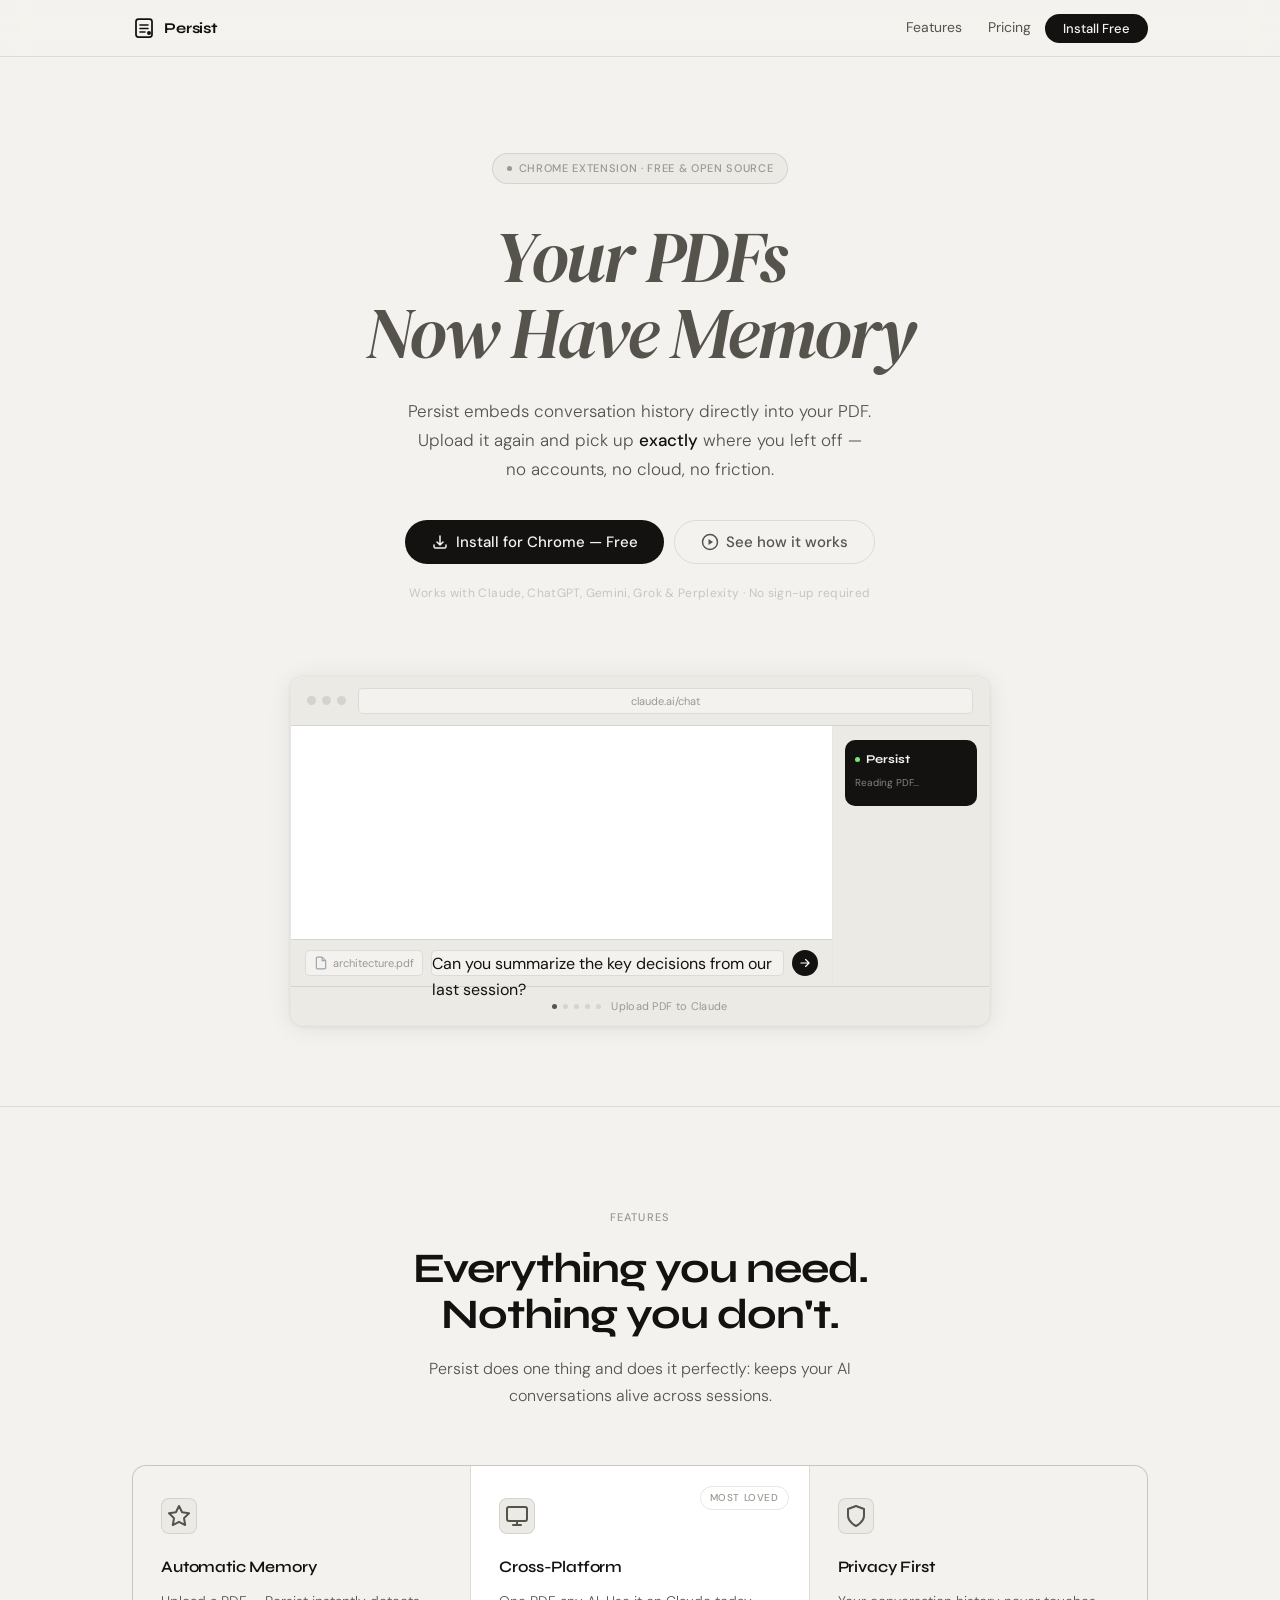
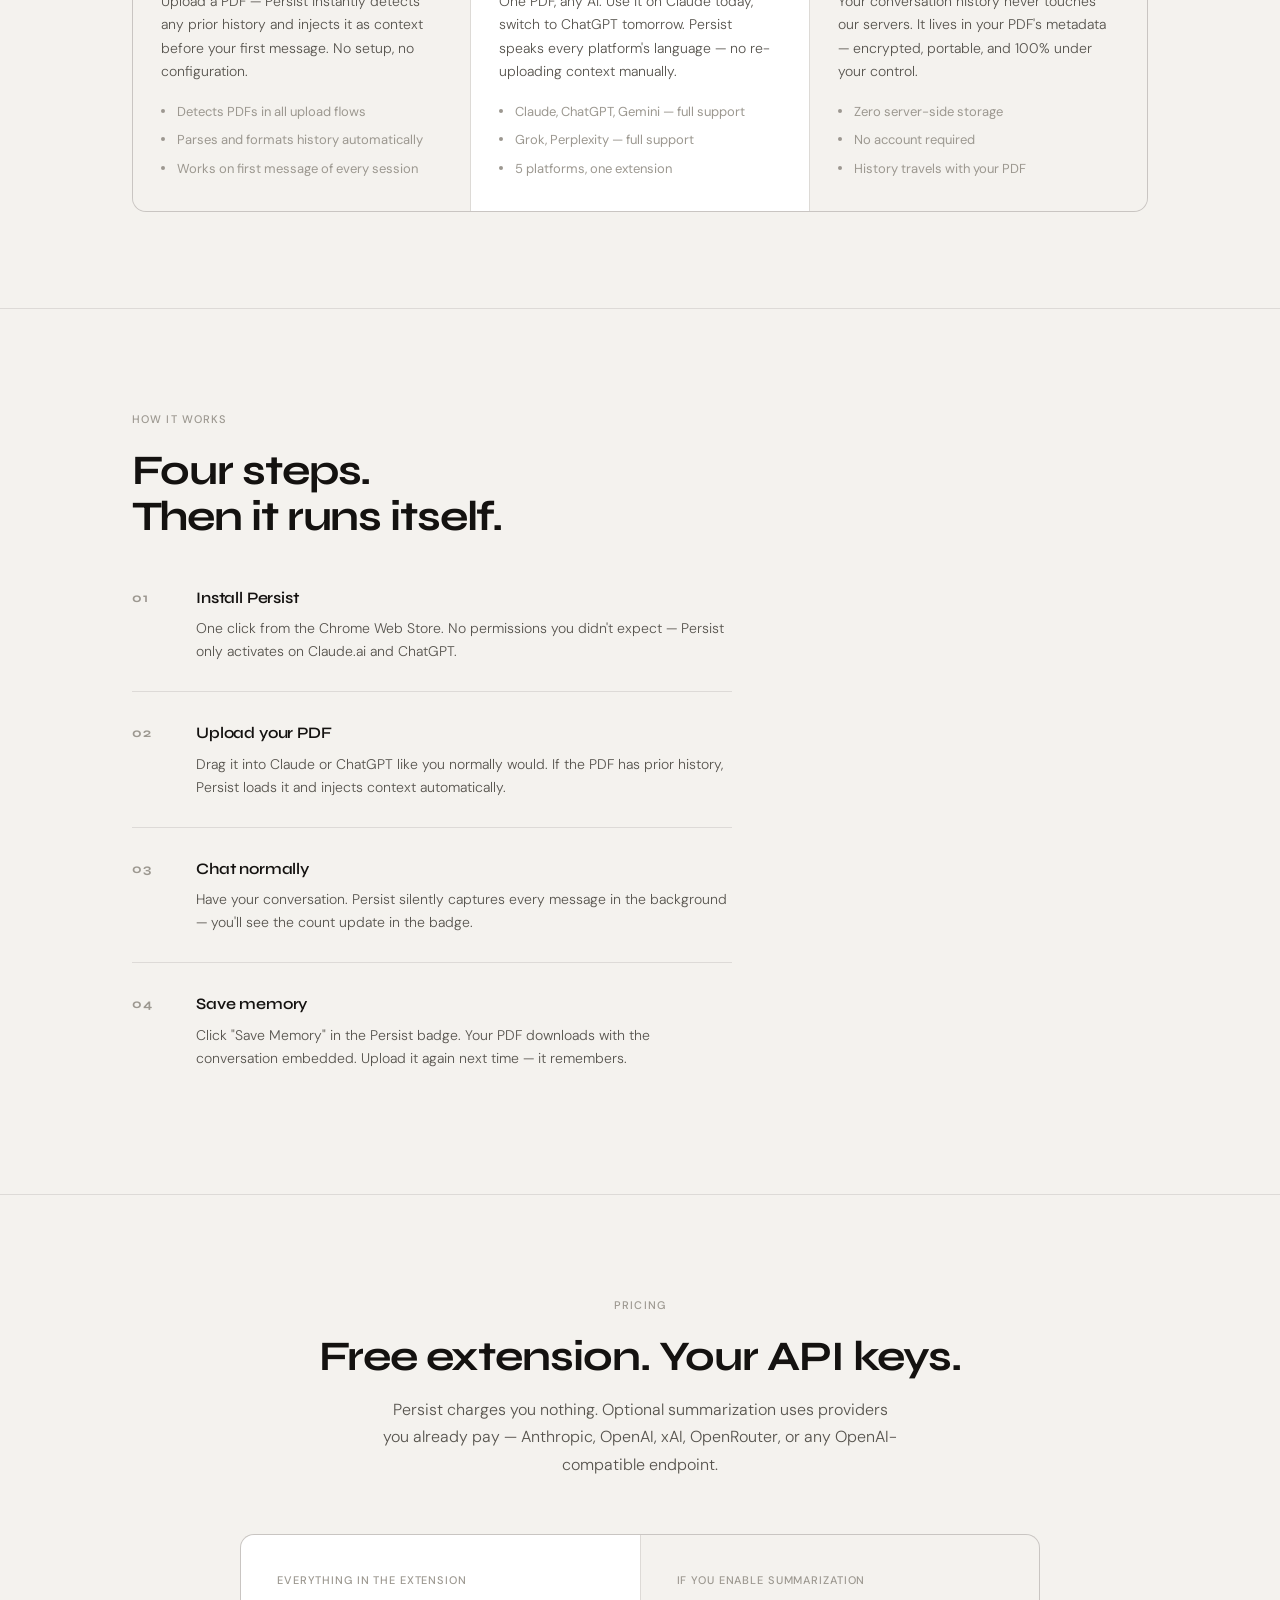
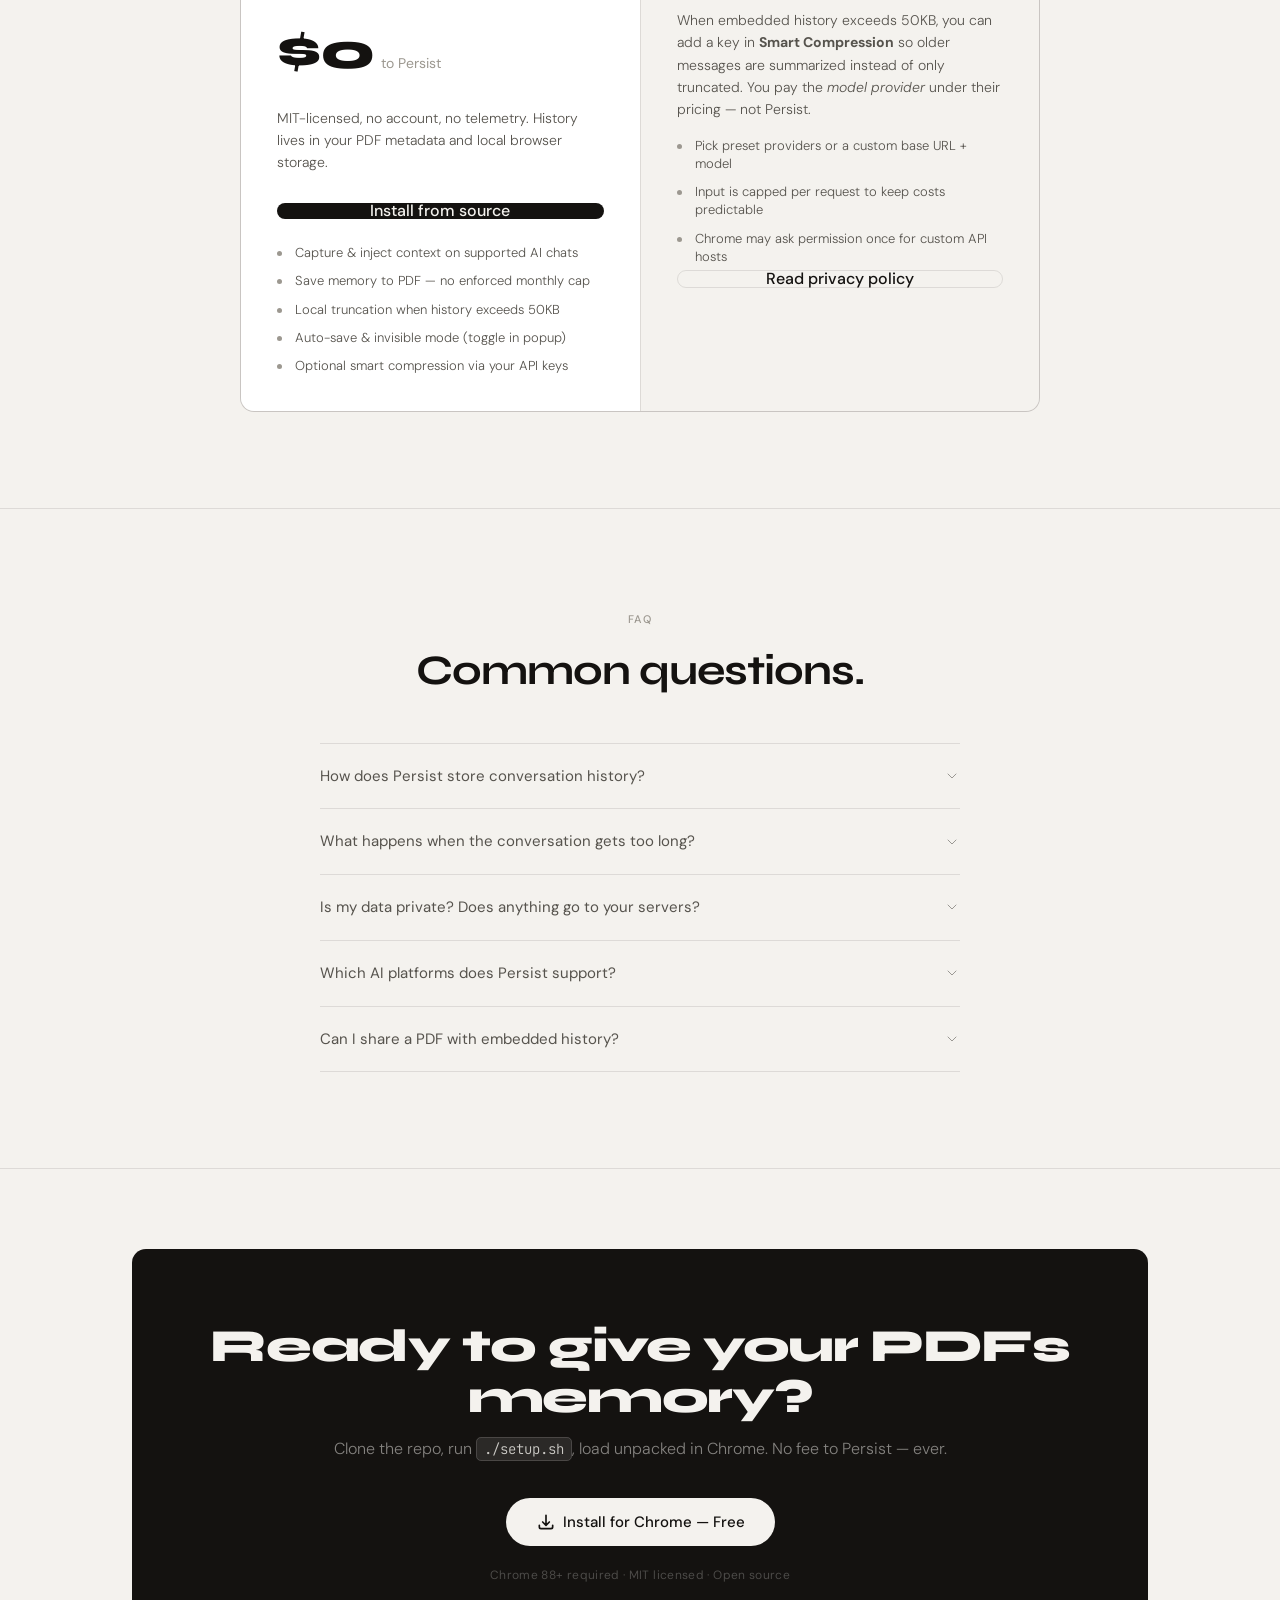
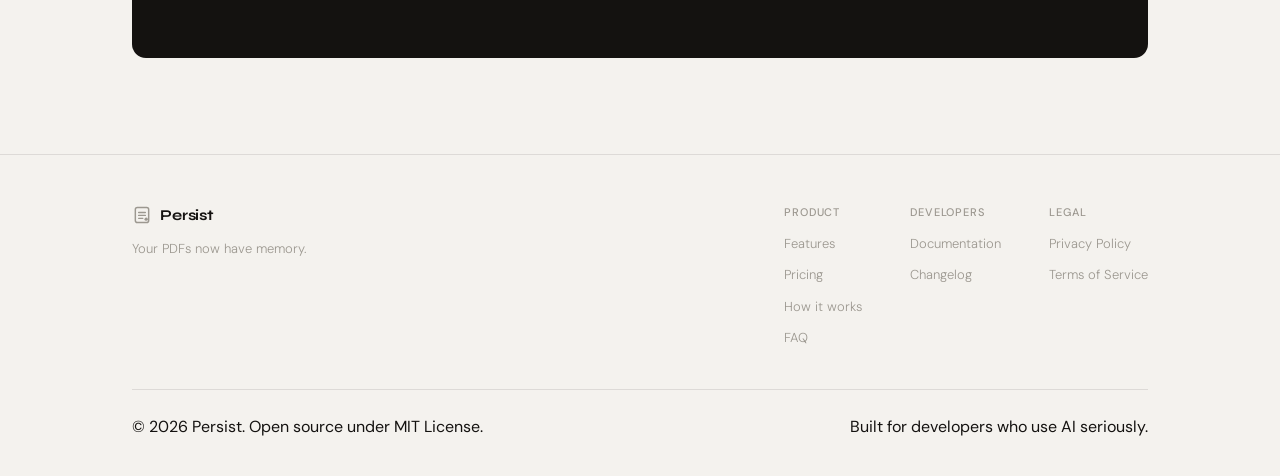
<file: index.html>
<!DOCTYPE html>
<html lang="en">
<head>
  <meta charset="utf-8">
  <meta name="viewport" content="width=device-width, initial-scale=1">
  <meta name="description" content="Persist embeds AI conversation history directly into your PDF. Upload it again on Claude, ChatGPT, Gemini or Grok and pick up exactly where you left off — no accounts, no cloud.">
  <meta property="og:title" content="Persist — AI Memory for PDFs">
  <meta property="og:description" content="Give your PDFs persistent memory. Works with Claude, ChatGPT, Gemini, Grok & Perplexity. Free Chrome extension — no accounts, no servers, 100% private.">
  <meta property="og:type" content="website">
  <meta property="og:url" content="https://apraba05.github.io/persistai/website/">
  <meta name="twitter:card" content="summary_large_image">
  <meta name="twitter:title" content="Persist — AI Memory for PDFs">
  <meta name="twitter:description" content="Give your PDFs persistent memory. Works with Claude, ChatGPT, Gemini, Grok & Perplexity. Free & open source Chrome extension.">
  <title>Persist — AI Memory for PDFs | Free Chrome Extension</title>
  <link rel="preconnect" href="https://fonts.googleapis.com">
  <link rel="preconnect" href="https://fonts.gstatic.com" crossorigin>
  <link href="https://fonts.googleapis.com/css2?family=Syne:wght@400;500;600;700;800&family=DM+Sans:opsz,wght@9..40,300;9..40,400;9..40,500&family=DM+Serif+Display:ital@0;1&family=JetBrains+Mono:wght@400&display=swap" rel="stylesheet">
  <link rel="stylesheet" href="landing/styles.css">
</head>
<body>

  <!-- NAV -->
  <nav class="nav" id="nav">
    <div class="nav-inner">
      <a href="./" class="nav-logo" aria-label="Persist home">
        <svg width="24" height="24" viewBox="0 0 24 24" fill="none" aria-hidden="true">
          <rect x="4" y="3" width="16" height="18" rx="2.5" stroke="#141210" stroke-width="1.75"/>
          <path d="M8 9h8M8 12.5h8M8 16h5" stroke="#141210" stroke-width="1.65" stroke-linecap="round"/>
          <circle cx="17" cy="17" r="2" fill="#141210"/>
        </svg>
        <span>Persist</span>
      </a>
      <div class="nav-links">
        <a href="#features" class="nav-link">Features</a>
        <a href="#pricing" class="nav-link">Pricing</a>
        <a href="#install" class="btn btn-primary btn-sm">Install Free</a>
      </div>
      <button class="nav-hamburger" id="nav-hamburger" aria-label="Open menu">
        <span></span><span></span><span></span>
      </button>
    </div>
    <div class="nav-mobile" id="nav-mobile">
      <a href="#features" class="nav-link">Features</a>
      <a href="#pricing" class="nav-link">Pricing</a>
      <a href="#install" class="btn btn-primary">Install Free</a>
    </div>
  </nav>

  <!-- HERO -->
  <section class="hero" id="hero">
    <div class="hero-bg-glow" aria-hidden="true"></div>
    <div class="container">
      <div class="hero-content">
        <div class="hero-badge">
          <span class="hero-badge-dot"></span>
          Chrome extension · Free &amp; open source
        </div>
        <h1 class="hero-heading">
          <span class="gradient-text">Your PDFs</span><br>
          <span class="gradient-text">Now Have Memory</span>
        </h1>
        <p class="hero-subheading">
          Persist embeds conversation history directly into your PDF.<br>
          Upload it again and pick up <em>exactly</em> where you left off —<br>
          no accounts, no cloud, no friction.
        </p>
        <div class="hero-ctas">
          <a href="#install" class="btn btn-primary btn-lg" id="hero-install-btn">
            <svg width="18" height="18" viewBox="0 0 24 24" fill="none" aria-hidden="true">
              <path d="M4 16v2a2 2 0 002 2h12a2 2 0 002-2v-2M12 4v12M8 12l4 4 4-4" stroke="currentColor" stroke-width="2" stroke-linecap="round" stroke-linejoin="round"/>
            </svg>
            Install for Chrome — Free
          </a>
          <a href="#demo" class="btn btn-ghost btn-lg">
            <svg width="18" height="18" viewBox="0 0 24 24" fill="none" aria-hidden="true">
              <circle cx="12" cy="12" r="10" stroke="currentColor" stroke-width="2"/>
              <path d="M10 8l6 4-6 4V8z" fill="currentColor"/>
            </svg>
            See how it works
          </a>
        </div>
        <p class="hero-note">Works with Claude, ChatGPT, Gemini, Grok & Perplexity · No sign-up required</p>
      </div>

      <!-- ANIMATED DEMO -->
      <div class="demo-window" id="demo" aria-label="Extension demo animation">
        <div class="demo-chrome">
          <div class="demo-chrome-dots">
            <span></span><span></span><span></span>
          </div>
          <div class="demo-chrome-url">claude.ai/chat</div>
        </div>
        <div class="demo-body">
          <!-- Left: Chat UI -->
          <div class="demo-chat">
            <div class="demo-chat-messages" id="demo-messages">
              <!-- Populated by JS -->
            </div>
            <div class="demo-chat-input-area">
              <div class="demo-attachment" id="demo-attachment">
                <svg width="14" height="14" viewBox="0 0 24 24" fill="none" aria-hidden="true">
                  <path d="M14 2H6a2 2 0 00-2 2v16a2 2 0 002 2h12a2 2 0 002-2V8l-6-6z" stroke="#9ca3af" stroke-width="2" stroke-linejoin="round"/>
                  <path d="M14 2v6h6" stroke="#9ca3af" stroke-width="2" stroke-linejoin="round"/>
                </svg>
                <span id="demo-attachment-name">architecture.pdf</span>
              </div>
              <div class="demo-chat-input" id="demo-input"></div>
              <button class="demo-send-btn" id="demo-send-btn" aria-label="Send">
                <svg width="14" height="14" viewBox="0 0 24 24" fill="none">
                  <path d="M5 12h14M13 6l6 6-6 6" stroke="white" stroke-width="2" stroke-linecap="round" stroke-linejoin="round"/>
                </svg>
              </button>
            </div>
          </div>

          <!-- Right: Persist Badge -->
          <div class="demo-badge-area">
            <div class="demo-persist-badge" id="demo-badge">
              <div class="demo-badge-header">
                <span class="demo-badge-dot" id="demo-badge-dot"></span>
                <span class="demo-badge-label" id="demo-badge-label">Persist</span>
              </div>
              <div class="demo-badge-status" id="demo-badge-status">Watching for PDF...</div>
              <div class="demo-badge-stats" id="demo-badge-stats"></div>
              <button class="demo-save-btn" id="demo-save-btn" style="display:none">Save Memory</button>
            </div>
          </div>
        </div>

        <!-- Phase label -->
        <div class="demo-phase-bar">
          <div class="demo-phase-dots" id="demo-phase-dots">
            <span class="demo-phase-dot active" data-phase="0"></span>
            <span class="demo-phase-dot" data-phase="1"></span>
            <span class="demo-phase-dot" data-phase="2"></span>
            <span class="demo-phase-dot" data-phase="3"></span>
            <span class="demo-phase-dot" data-phase="4"></span>
          </div>
          <span class="demo-phase-label" id="demo-phase-label">Upload PDF</span>
        </div>
      </div>
    </div>
  </section>

  <!-- FEATURES -->
  <section class="features" id="features">
    <div class="container">
      <div class="section-label">Features</div>
      <h2 class="section-heading">Everything you need.<br>Nothing you don't.</h2>
      <p class="section-subheading">Persist does one thing and does it perfectly: keeps your AI conversations alive across sessions.</p>

      <div class="features-grid">

        <div class="feature-card">
          <div class="feature-icon feature-icon-purple">
            <svg width="24" height="24" viewBox="0 0 24 24" fill="none" aria-hidden="true">
              <path d="M12 2l3.09 6.26L22 9.27l-5 4.87 1.18 6.88L12 17.77l-6.18 3.25L7 14.14 2 9.27l6.91-1.01L12 2z" stroke="currentColor" stroke-width="2" stroke-linejoin="round"/>
            </svg>
          </div>
          <h3 class="feature-title">Automatic Memory</h3>
          <p class="feature-desc">Upload a PDF — Persist instantly detects any prior history and injects it as context before your first message. No setup, no configuration.</p>
          <ul class="feature-list">
            <li>Detects PDFs in all upload flows</li>
            <li>Parses and formats history automatically</li>
            <li>Works on first message of every session</li>
          </ul>
        </div>

        <div class="feature-card feature-card-highlight">
          <div class="feature-card-popular">Most loved</div>
          <div class="feature-icon feature-icon-green">
            <svg width="24" height="24" viewBox="0 0 24 24" fill="none" aria-hidden="true">
              <rect x="2" y="3" width="20" height="14" rx="2" stroke="currentColor" stroke-width="2"/>
              <path d="M8 21h8M12 17v4" stroke="currentColor" stroke-width="2" stroke-linecap="round"/>
            </svg>
          </div>
          <h3 class="feature-title">Cross-Platform</h3>
          <p class="feature-desc">One PDF, any AI. Use it on Claude today, switch to ChatGPT tomorrow. Persist speaks every platform's language — no re-uploading context manually.</p>
          <ul class="feature-list">
            <li>Claude, ChatGPT, Gemini — full support</li>
            <li>Grok, Perplexity — full support</li>
            <li>5 platforms, one extension</li>
          </ul>
        </div>

        <div class="feature-card">
          <div class="feature-icon feature-icon-blue">
            <svg width="24" height="24" viewBox="0 0 24 24" fill="none" aria-hidden="true">
              <path d="M12 22s8-4 8-10V5l-8-3-8 3v7c0 6 8 10 8 10z" stroke="currentColor" stroke-width="2" stroke-linejoin="round"/>
            </svg>
          </div>
          <h3 class="feature-title">Privacy First</h3>
          <p class="feature-desc">Your conversation history never touches our servers. It lives in your PDF's metadata — encrypted, portable, and 100% under your control.</p>
          <ul class="feature-list">
            <li>Zero server-side storage</li>
            <li>No account required</li>
            <li>History travels with your PDF</li>
          </ul>
        </div>

      </div>
    </div>
  </section>

  <!-- HOW IT WORKS -->
  <section class="how-it-works" id="how-it-works">
    <div class="container">
      <div class="section-label">How it works</div>
      <h2 class="section-heading">Four steps.<br>Then it runs itself.</h2>

      <div class="steps">
        <div class="step">
          <div class="step-number">01</div>
          <div class="step-content">
            <h3 class="step-title">Install Persist</h3>
            <p class="step-desc">One click from the Chrome Web Store. No permissions you didn't expect — Persist only activates on Claude.ai and ChatGPT.</p>
          </div>
        </div>
        <div class="step-connector" aria-hidden="true"></div>
        <div class="step">
          <div class="step-number">02</div>
          <div class="step-content">
            <h3 class="step-title">Upload your PDF</h3>
            <p class="step-desc">Drag it into Claude or ChatGPT like you normally would. If the PDF has prior history, Persist loads it and injects context automatically.</p>
          </div>
        </div>
        <div class="step-connector" aria-hidden="true"></div>
        <div class="step">
          <div class="step-number">03</div>
          <div class="step-content">
            <h3 class="step-title">Chat normally</h3>
            <p class="step-desc">Have your conversation. Persist silently captures every message in the background — you'll see the count update in the badge.</p>
          </div>
        </div>
        <div class="step-connector" aria-hidden="true"></div>
        <div class="step">
          <div class="step-number">04</div>
          <div class="step-content">
            <h3 class="step-title">Save memory</h3>
            <p class="step-desc">Click "Save Memory" in the Persist badge. Your PDF downloads with the conversation embedded. Upload it again next time — it remembers.</p>
          </div>
        </div>
      </div>
    </div>
  </section>

  <!-- PRICING -->
  <section class="pricing" id="pricing">
    <div class="container">
      <div class="section-label">Pricing</div>
      <h2 class="section-heading">Free extension. Your API keys.</h2>
      <p class="section-subheading">Persist charges you nothing. Optional summarization uses providers you already pay — Anthropic, OpenAI, xAI, OpenRouter, or any OpenAI-compatible endpoint.</p>

      <div class="pricing-layout">
        <div class="pricing-card pricing-card-primary">
          <div class="pricing-tier">Everything in the extension</div>
          <div class="pricing-price">
            <span class="pricing-amount">$0</span>
            <span class="pricing-period">to Persist</span>
          </div>
          <p class="pricing-desc">MIT-licensed, no account, no telemetry. History lives in your PDF metadata and local browser storage.</p>
          <a href="#install" class="btn btn-primary btn-full">Install from source</a>
          <ul class="pricing-features">
            <li class="feat-yes">Capture &amp; inject context on supported AI chats</li>
            <li class="feat-yes">Save memory to PDF — no enforced monthly cap</li>
            <li class="feat-yes">Local truncation when history exceeds 50KB</li>
            <li class="feat-yes">Auto-save &amp; invisible mode (toggle in popup)</li>
            <li class="feat-yes">Optional smart compression via your API keys</li>
          </ul>
        </div>

        <div class="pricing-card pricing-card-secondary">
          <div class="pricing-tier">If you enable summarization</div>
          <p class="pricing-desc pricing-desc-tight">When embedded history exceeds 50KB, you can add a key in <strong>Smart Compression</strong> so older messages are summarized instead of only truncated. You pay the <em>model provider</em> under their pricing — not Persist.</p>
          <ul class="pricing-features pricing-features-compact">
            <li class="feat-yes">Pick preset providers or a custom base URL + model</li>
            <li class="feat-yes">Input is capped per request to keep costs predictable</li>
            <li class="feat-yes">Chrome may ask permission once for custom API hosts</li>
          </ul>
          <a href="./privacy.html" class="btn btn-outline btn-full">Read privacy policy</a>
        </div>
      </div>
    </div>
  </section>

  <!-- FAQ -->
  <section class="faq" id="faq">
    <div class="container">
      <div class="section-label">FAQ</div>
      <h2 class="section-heading">Common questions.</h2>
      <div class="faq-list">

        <details class="faq-item">
          <summary class="faq-question">How does Persist store conversation history?</summary>
          <div class="faq-answer">
            <p>Persist writes conversation history to your PDF's metadata field — specifically the document info dictionary using a custom <code>PersistHistory</code> key. The data is base64-encoded JSON. Your original PDF content is never modified, only the metadata layer. The file size increase is proportional to the conversation length.</p>
          </div>
        </details>

        <details class="faq-item">
          <summary class="faq-question">What happens when the conversation gets too long?</summary>
          <div class="faq-answer">
            <p>Metadata is capped around 50KB. Without an API key, Persist truncates older messages locally and adds a notice. With an optional key (Smart Compression), it can summarize older turns using the provider and model you configure, keeping a fixed number of recent messages verbatim.</p>
          </div>
        </details>

        <details class="faq-item">
          <summary class="faq-question">Is my data private? Does anything go to your servers?</summary>
          <div class="faq-answer">
            <p>Persist does not run a backend for your chats. History is stored in the PDF and in local extension storage. If you enable summarization, message text is sent only to the API endpoint you choose, using your key — not to Persist.</p>
          </div>
        </details>

        <details class="faq-item">
          <summary class="faq-question">Which AI platforms does Persist support?</summary>
          <div class="faq-answer">
            <p>Persist currently supports <strong>Claude.ai</strong> and <strong>ChatGPT</strong>. Since history is stored in the PDF itself, you can use a PDF on Claude today and open it on ChatGPT tomorrow — the history travels with the file. Additional platforms are on the roadmap.</p>
          </div>
        </details>

        <details class="faq-item">
          <summary class="faq-question">Can I share a PDF with embedded history?</summary>
          <div class="faq-answer">
            <p>Yes. The file is a normal PDF; metadata is readable by tools that read PDF info. Recipients can continue the thread in any supported chat with Persist installed. Treat shared PDFs like any sensitive document.</p>
          </div>
        </details>

      </div>
    </div>
  </section>

  <!-- INSTALL CTA -->
  <section class="cta-section" id="install">
    <div class="container">
      <div class="cta-card">
        <div class="cta-glow" aria-hidden="true"></div>
        <h2 class="cta-heading">Ready to give your PDFs memory?</h2>
        <p class="cta-desc">Clone the repo, run <code class="cta-code">./setup.sh</code>, load unpacked in Chrome. No fee to Persist — ever.</p>
        <div class="cta-actions">
          <a href="https://chrome.google.com/webstore" class="btn btn-primary btn-xl" target="_blank" rel="noopener">
            <svg width="20" height="20" viewBox="0 0 24 24" fill="none" aria-hidden="true">
              <path d="M4 16v2a2 2 0 002 2h12a2 2 0 002-2v-2M12 4v12M8 12l4 4 4-4" stroke="currentColor" stroke-width="2" stroke-linecap="round" stroke-linejoin="round"/>
            </svg>
            Install for Chrome — Free
          </a>
        </div>
        <p class="cta-note">Chrome 88+ required · MIT licensed · Open source</p>
      </div>
    </div>
  </section>

  <!-- FOOTER -->
  <footer class="footer">
    <div class="container">
      <div class="footer-inner">
        <div class="footer-brand">
          <a href="./" class="footer-logo" aria-label="Persist home">
            <svg width="20" height="20" viewBox="0 0 24 24" fill="none" aria-hidden="true">
              <rect x="4" y="3" width="16" height="18" rx="2.5" stroke="#9c9890" stroke-width="1.75"/>
              <path d="M8 9h8M8 12.5h8M8 16h5" stroke="#9c9890" stroke-width="1.65" stroke-linecap="round"/>
              <circle cx="17" cy="17" r="2" fill="#9c9890"/>
            </svg>
            <span>Persist</span>
          </a>
          <p class="footer-tagline">Your PDFs now have memory.</p>
        </div>
        <nav class="footer-links" aria-label="Footer navigation">
          <div class="footer-link-group">
            <div class="footer-link-title">Product</div>
            <a href="#features" class="footer-link">Features</a>
            <a href="#pricing" class="footer-link">Pricing</a>
            <a href="#how-it-works" class="footer-link">How it works</a>
            <a href="#faq" class="footer-link">FAQ</a>
          </div>
          <div class="footer-link-group">
            <div class="footer-link-title">Developers</div>
            <a href="https://github.com/persist-extension/persist#readme" class="footer-link" target="_blank" rel="noopener">Documentation</a>
            <a href="https://github.com/persist-extension/persist/releases" class="footer-link" target="_blank" rel="noopener">Changelog</a>
          </div>
          <div class="footer-link-group">
            <div class="footer-link-title">Legal</div>
            <a href="./privacy.html" class="footer-link">Privacy Policy</a>
            <a href="https://usepersist.com/terms" class="footer-link" target="_blank" rel="noopener">Terms of Service</a>
          </div>
        </nav>
      </div>
      <div class="footer-bottom">
        <p class="footer-copyright">© 2026 Persist. Open source under MIT License.</p>
        <p class="footer-built">Built for developers who use AI seriously.</p>
      </div>
    </div>
  </footer>

  <script src="landing/script.js"></script>
</body>
</html>
</file>
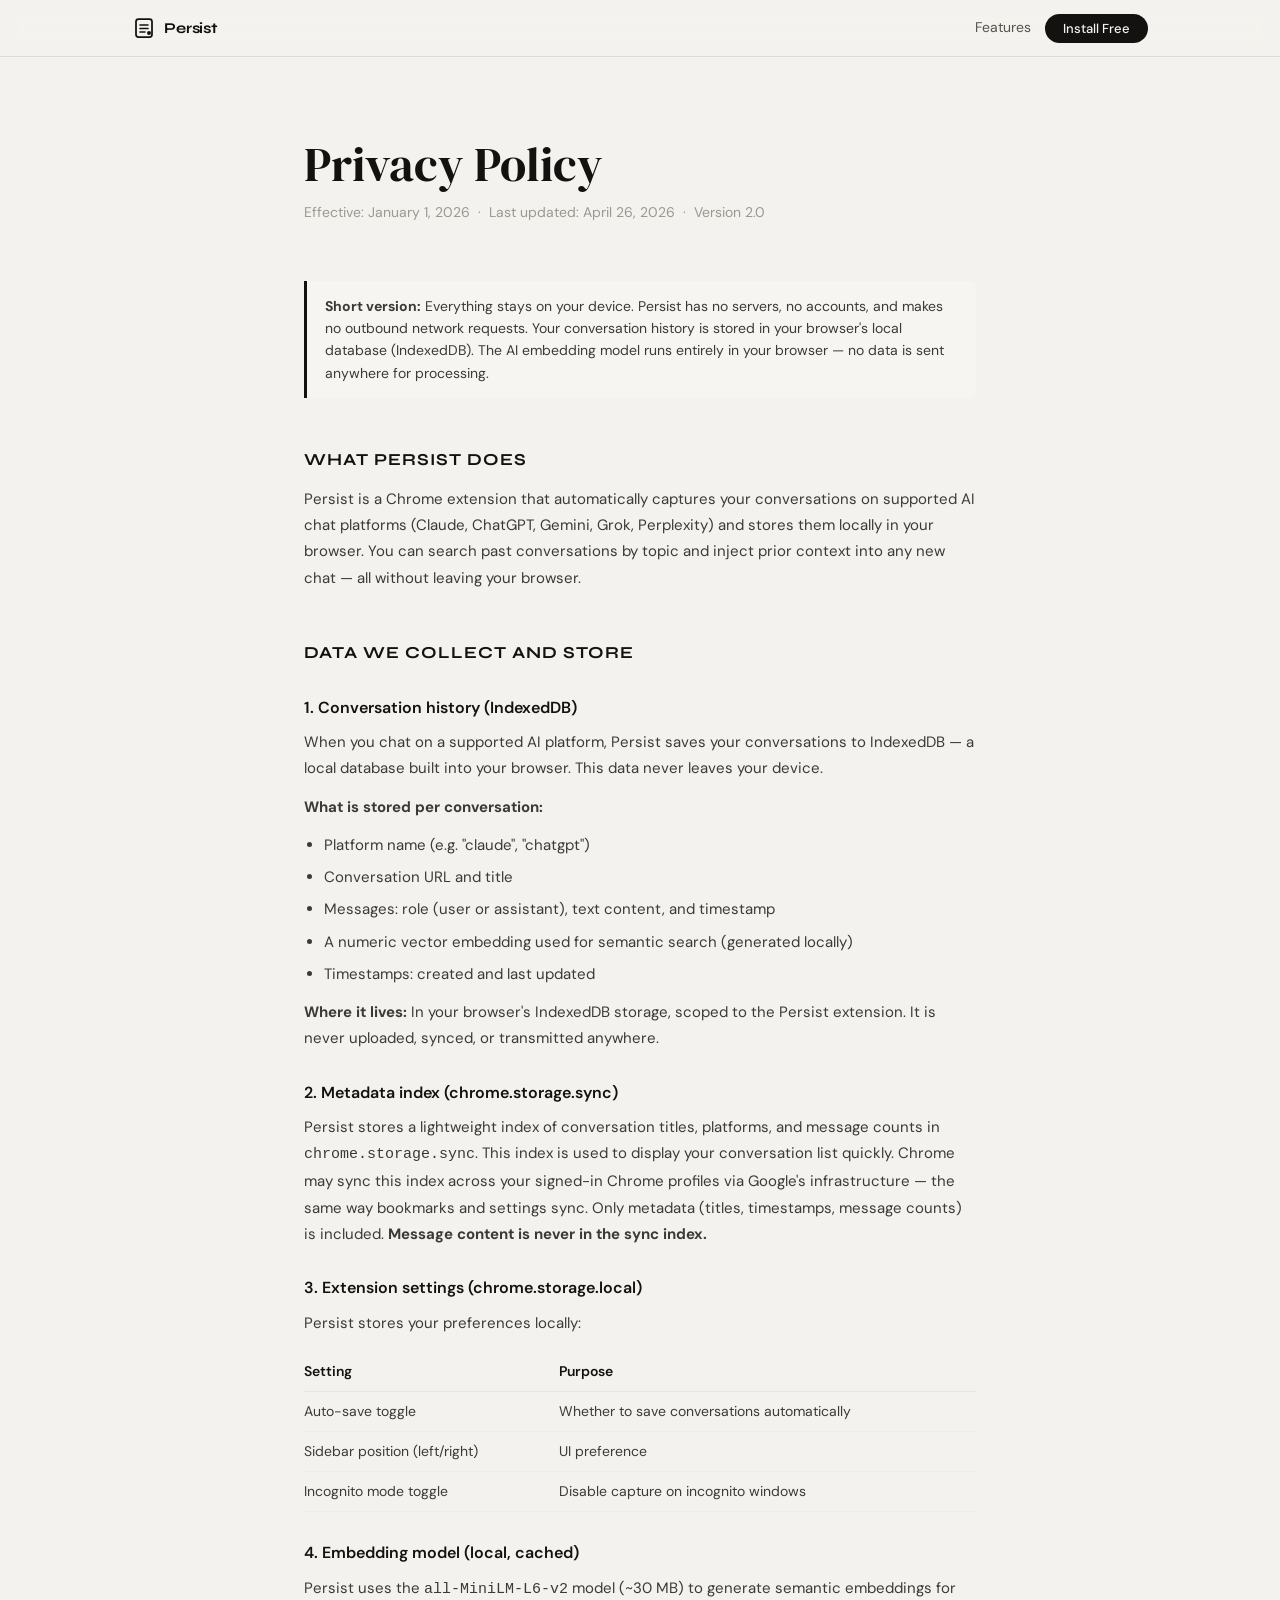
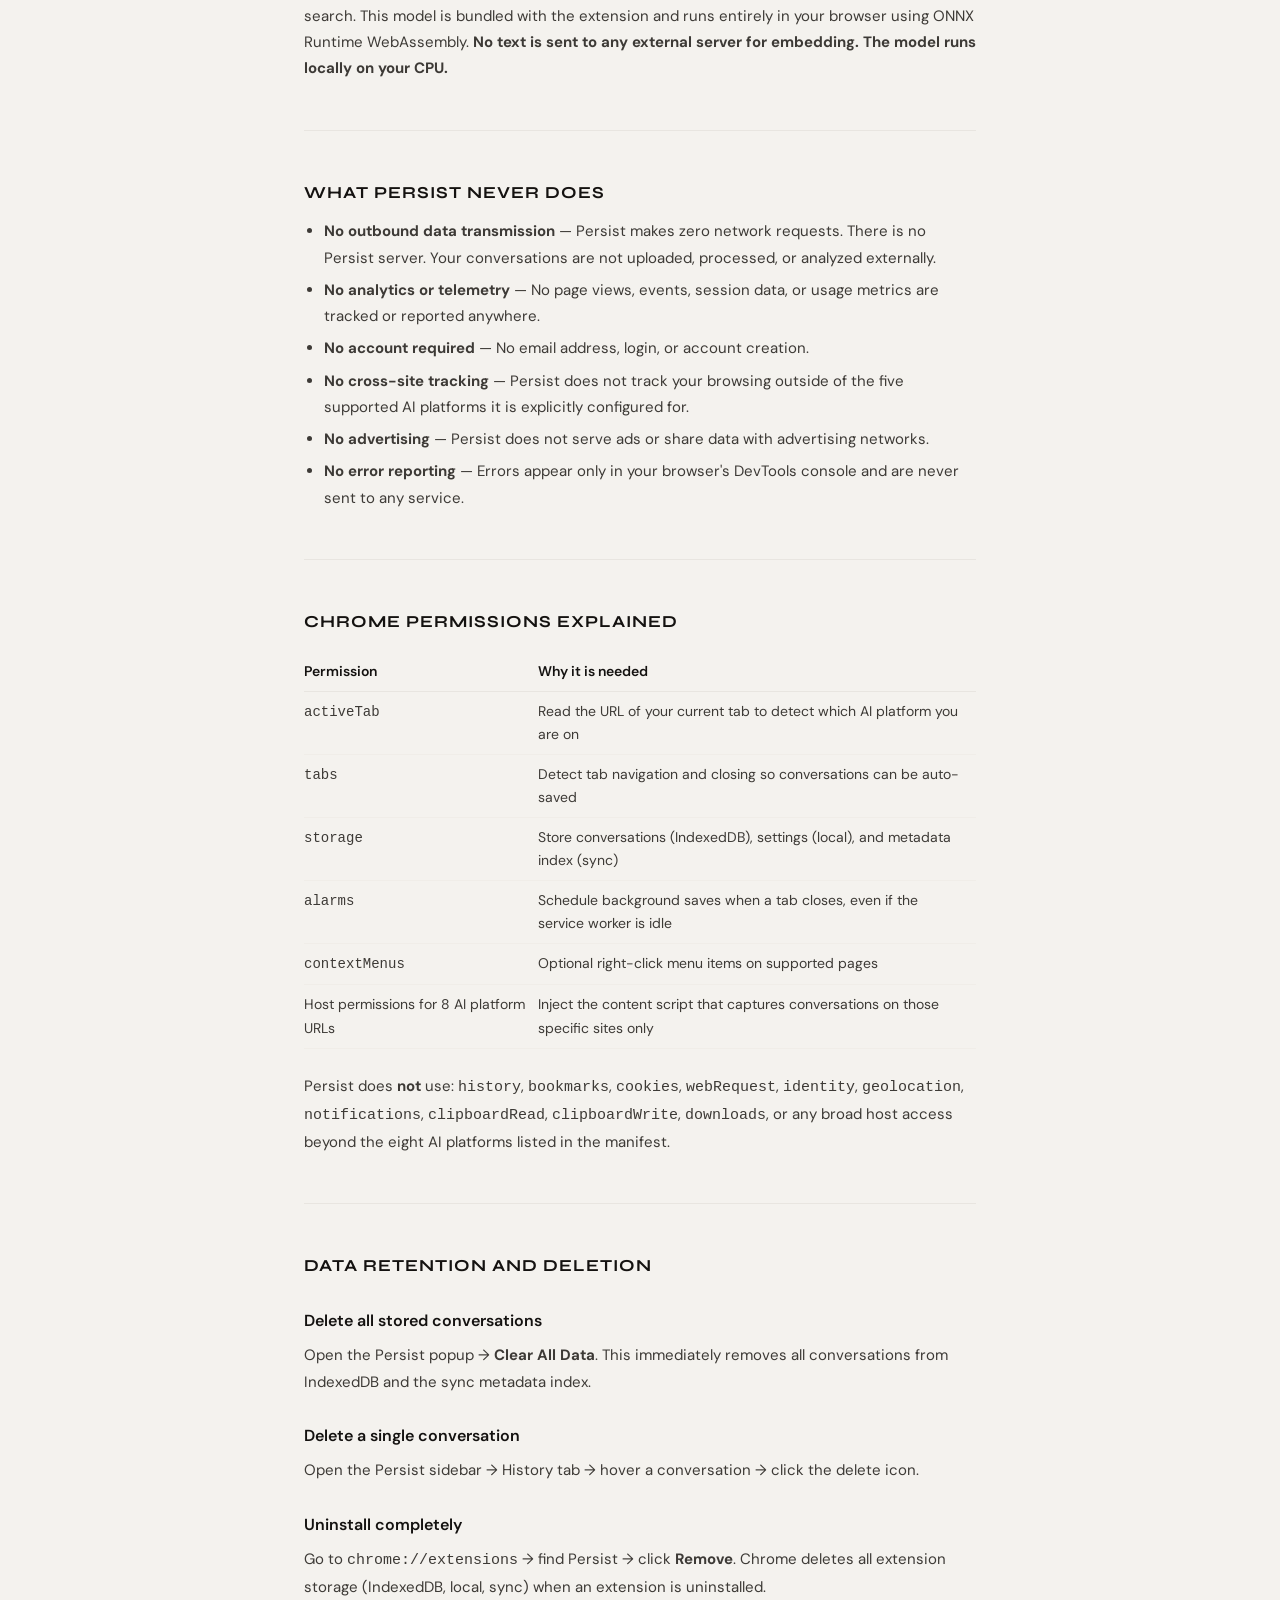
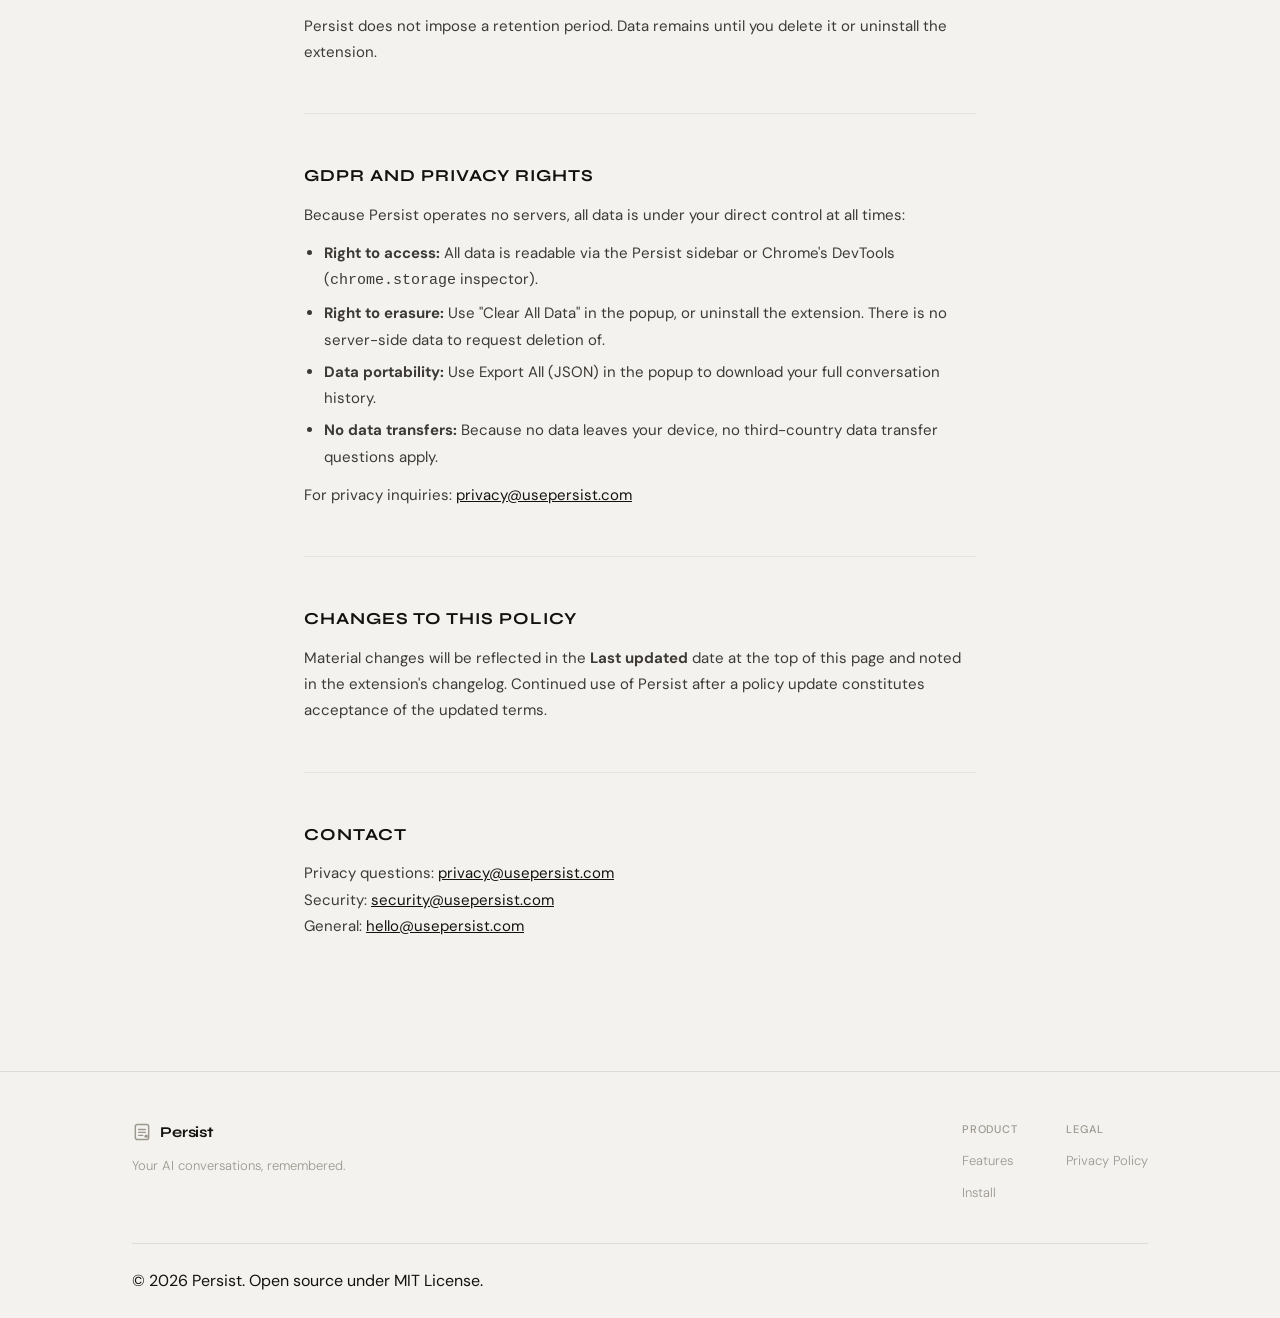
<file: privacy.html>
<!DOCTYPE html>
<html lang="en">
<head>
  <meta charset="utf-8">
  <meta name="viewport" content="width=device-width, initial-scale=1">
  <meta name="description" content="Privacy Policy for Persist — AI Memory Chrome Extension. All data stored locally. No servers, no accounts.">
  <meta property="og:title" content="Privacy Policy — Persist">
  <meta property="og:type" content="website">
  <title>Privacy Policy — Persist AI Memory</title>
  <link rel="preconnect" href="https://fonts.googleapis.com">
  <link rel="preconnect" href="https://fonts.gstatic.com" crossorigin>
  <link href="https://fonts.googleapis.com/css2?family=Syne:wght@400;500;600;700;800&family=DM+Sans:opsz,wght@9..40,300;9..40,400;9..40,500&family=DM+Serif+Display:ital@0;1&display=swap" rel="stylesheet">
  <link rel="stylesheet" href="landing/styles.css">
  <style>
    .prose-page {
      max-width: 720px;
      margin: 0 auto;
      padding: 80px 24px 120px;
    }
    .prose-page h1 {
      font-family: 'DM Serif Display', serif;
      font-size: clamp(2rem, 5vw, 3rem);
      font-weight: 400;
      line-height: 1.15;
      margin-bottom: 8px;
      color: #141210;
    }
    .prose-page .prose-meta {
      font-size: 14px;
      color: #9c9890;
      margin-bottom: 56px;
      font-family: 'DM Sans', sans-serif;
    }
    .prose-page h2 {
      font-family: 'Syne', sans-serif;
      font-size: 1.05rem;
      font-weight: 700;
      letter-spacing: 0.06em;
      text-transform: uppercase;
      color: #141210;
      margin: 48px 0 12px;
    }
    .prose-page h3 {
      font-family: 'DM Sans', sans-serif;
      font-size: 1rem;
      font-weight: 600;
      color: #141210;
      margin: 28px 0 8px;
    }
    .prose-page p, .prose-page li {
      font-family: 'DM Sans', sans-serif;
      font-size: 15px;
      line-height: 1.75;
      color: #3d3a36;
      margin-bottom: 12px;
    }
    .prose-page ul {
      padding-left: 20px;
      margin-bottom: 12px;
    }
    .prose-page li { margin-bottom: 6px; }
    .prose-page table {
      width: 100%;
      border-collapse: collapse;
      font-family: 'DM Sans', sans-serif;
      font-size: 14px;
      margin: 16px 0 24px;
    }
    .prose-page th {
      text-align: left;
      font-weight: 600;
      color: #141210;
      border-bottom: 1.5px solid #e8e5e0;
      padding: 8px 12px 8px 0;
    }
    .prose-page td {
      color: #3d3a36;
      border-bottom: 1px solid #f0ede8;
      padding: 8px 12px 8px 0;
      vertical-align: top;
    }
    .prose-page .callout {
      background: #f7f5f2;
      border-left: 3px solid #141210;
      border-radius: 0 6px 6px 0;
      padding: 14px 18px;
      margin: 20px 0;
      font-family: 'DM Sans', sans-serif;
      font-size: 14px;
      color: #3d3a36;
      line-height: 1.6;
    }
    .prose-page hr {
      border: none;
      border-top: 1px solid #e8e5e0;
      margin: 48px 0;
    }
    .prose-page a { color: #141210; text-decoration: underline; }
    .prose-page a:hover { opacity: 0.65; }
  </style>
</head>
<body>

  <!-- NAV -->
  <nav class="nav" id="nav">
    <div class="nav-inner">
      <a href="./" class="nav-logo" aria-label="Persist home">
        <svg width="24" height="24" viewBox="0 0 24 24" fill="none" aria-hidden="true">
          <rect x="4" y="3" width="16" height="18" rx="2.5" stroke="#141210" stroke-width="1.75"/>
          <path d="M8 9h8M8 12.5h8M8 16h5" stroke="#141210" stroke-width="1.65" stroke-linecap="round"/>
          <circle cx="17" cy="17" r="2" fill="#141210"/>
        </svg>
        <span>Persist</span>
      </a>
      <div class="nav-links">
        <a href="./#features" class="nav-link">Features</a>
        <a href="./#install" class="btn btn-primary btn-sm">Install Free</a>
      </div>
    </div>
  </nav>

  <!-- CONTENT -->
  <main class="prose-page">

    <h1>Privacy Policy</h1>
    <p class="prose-meta">Effective: January 1, 2026 &nbsp;·&nbsp; Last updated: April 26, 2026 &nbsp;·&nbsp; Version 2.0</p>

    <div class="callout">
      <strong>Short version:</strong> Everything stays on your device. Persist has no servers, no accounts, and makes no outbound network requests. Your conversation history is stored in your browser's local database (IndexedDB). The AI embedding model runs entirely in your browser — no data is sent anywhere for processing.
    </div>

    <h2>What Persist does</h2>
    <p>Persist is a Chrome extension that automatically captures your conversations on supported AI chat platforms (Claude, ChatGPT, Gemini, Grok, Perplexity) and stores them locally in your browser. You can search past conversations by topic and inject prior context into any new chat — all without leaving your browser.</p>

    <h2>Data we collect and store</h2>

    <h3>1. Conversation history (IndexedDB)</h3>
    <p>When you chat on a supported AI platform, Persist saves your conversations to IndexedDB — a local database built into your browser. This data never leaves your device.</p>
    <p><strong>What is stored per conversation:</strong></p>
    <ul>
      <li>Platform name (e.g. "claude", "chatgpt")</li>
      <li>Conversation URL and title</li>
      <li>Messages: role (user or assistant), text content, and timestamp</li>
      <li>A numeric vector embedding used for semantic search (generated locally)</li>
      <li>Timestamps: created and last updated</li>
    </ul>
    <p><strong>Where it lives:</strong> In your browser's IndexedDB storage, scoped to the Persist extension. It is never uploaded, synced, or transmitted anywhere.</p>

    <h3>2. Metadata index (chrome.storage.sync)</h3>
    <p>Persist stores a lightweight index of conversation titles, platforms, and message counts in <code>chrome.storage.sync</code>. This index is used to display your conversation list quickly. Chrome may sync this index across your signed-in Chrome profiles via Google's infrastructure — the same way bookmarks and settings sync. Only metadata (titles, timestamps, message counts) is included. <strong>Message content is never in the sync index.</strong></p>

    <h3>3. Extension settings (chrome.storage.local)</h3>
    <p>Persist stores your preferences locally:</p>
    <table>
      <thead><tr><th>Setting</th><th>Purpose</th></tr></thead>
      <tbody>
        <tr><td>Auto-save toggle</td><td>Whether to save conversations automatically</td></tr>
        <tr><td>Sidebar position (left/right)</td><td>UI preference</td></tr>
        <tr><td>Incognito mode toggle</td><td>Disable capture on incognito windows</td></tr>
      </tbody>
    </table>

    <h3>4. Embedding model (local, cached)</h3>
    <p>Persist uses the <code>all-MiniLM-L6-v2</code> model (~30 MB) to generate semantic embeddings for search. This model is bundled with the extension and runs entirely in your browser using ONNX Runtime WebAssembly. <strong>No text is sent to any external server for embedding. The model runs locally on your CPU.</strong></p>

    <hr>

    <h2>What Persist never does</h2>
    <ul>
      <li><strong>No outbound data transmission</strong> — Persist makes zero network requests. There is no Persist server. Your conversations are not uploaded, processed, or analyzed externally.</li>
      <li><strong>No analytics or telemetry</strong> — No page views, events, session data, or usage metrics are tracked or reported anywhere.</li>
      <li><strong>No account required</strong> — No email address, login, or account creation.</li>
      <li><strong>No cross-site tracking</strong> — Persist does not track your browsing outside of the five supported AI platforms it is explicitly configured for.</li>
      <li><strong>No advertising</strong> — Persist does not serve ads or share data with advertising networks.</li>
      <li><strong>No error reporting</strong> — Errors appear only in your browser's DevTools console and are never sent to any service.</li>
    </ul>

    <hr>

    <h2>Chrome permissions explained</h2>
    <table>
      <thead><tr><th>Permission</th><th>Why it is needed</th></tr></thead>
      <tbody>
        <tr><td><code>activeTab</code></td><td>Read the URL of your current tab to detect which AI platform you are on</td></tr>
        <tr><td><code>tabs</code></td><td>Detect tab navigation and closing so conversations can be auto-saved</td></tr>
        <tr><td><code>storage</code></td><td>Store conversations (IndexedDB), settings (local), and metadata index (sync)</td></tr>
        <tr><td><code>alarms</code></td><td>Schedule background saves when a tab closes, even if the service worker is idle</td></tr>
        <tr><td><code>contextMenus</code></td><td>Optional right-click menu items on supported pages</td></tr>
        <tr><td>Host permissions for 8 AI platform URLs</td><td>Inject the content script that captures conversations on those specific sites only</td></tr>
      </tbody>
    </table>
    <p>Persist does <strong>not</strong> use: <code>history</code>, <code>bookmarks</code>, <code>cookies</code>, <code>webRequest</code>, <code>identity</code>, <code>geolocation</code>, <code>notifications</code>, <code>clipboardRead</code>, <code>clipboardWrite</code>, <code>downloads</code>, or any broad host access beyond the eight AI platforms listed in the manifest.</p>

    <hr>

    <h2>Data retention and deletion</h2>
    <h3>Delete all stored conversations</h3>
    <p>Open the Persist popup → <strong>Clear All Data</strong>. This immediately removes all conversations from IndexedDB and the sync metadata index.</p>

    <h3>Delete a single conversation</h3>
    <p>Open the Persist sidebar → History tab → hover a conversation → click the delete icon.</p>

    <h3>Uninstall completely</h3>
    <p>Go to <code>chrome://extensions</code> → find Persist → click <strong>Remove</strong>. Chrome deletes all extension storage (IndexedDB, local, sync) when an extension is uninstalled.</p>

    <p>Persist does not impose a retention period. Data remains until you delete it or uninstall the extension.</p>

    <hr>

    <h2>GDPR and privacy rights</h2>
    <p>Because Persist operates no servers, all data is under your direct control at all times:</p>
    <ul>
      <li><strong>Right to access:</strong> All data is readable via the Persist sidebar or Chrome's DevTools (<code>chrome.storage</code> inspector).</li>
      <li><strong>Right to erasure:</strong> Use "Clear All Data" in the popup, or uninstall the extension. There is no server-side data to request deletion of.</li>
      <li><strong>Data portability:</strong> Use Export All (JSON) in the popup to download your full conversation history.</li>
      <li><strong>No data transfers:</strong> Because no data leaves your device, no third-country data transfer questions apply.</li>
    </ul>
    <p>For privacy inquiries: <a href="mailto:privacy@usepersist.com">privacy@usepersist.com</a></p>

    <hr>

    <h2>Changes to this policy</h2>
    <p>Material changes will be reflected in the <strong>Last updated</strong> date at the top of this page and noted in the extension's changelog. Continued use of Persist after a policy update constitutes acceptance of the updated terms.</p>

    <hr>

    <h2>Contact</h2>
    <p>
      Privacy questions: <a href="mailto:privacy@usepersist.com">privacy@usepersist.com</a><br>
      Security: <a href="mailto:security@usepersist.com">security@usepersist.com</a><br>
      General: <a href="mailto:hello@usepersist.com">hello@usepersist.com</a>
    </p>

  </main>

  <!-- FOOTER -->
  <footer class="footer">
    <div class="container">
      <div class="footer-inner">
        <div class="footer-brand">
          <a href="./" class="footer-logo" aria-label="Persist home">
            <svg width="20" height="20" viewBox="0 0 24 24" fill="none" aria-hidden="true">
              <rect x="4" y="3" width="16" height="18" rx="2.5" stroke="#9c9890" stroke-width="1.75"/>
              <path d="M8 9h8M8 12.5h8M8 16h5" stroke="#9c9890" stroke-width="1.65" stroke-linecap="round"/>
              <circle cx="17" cy="17" r="2" fill="#9c9890"/>
            </svg>
            <span>Persist</span>
          </a>
          <p class="footer-tagline">Your AI conversations, remembered.</p>
        </div>
        <nav class="footer-links" aria-label="Footer navigation">
          <div class="footer-link-group">
            <div class="footer-link-title">Product</div>
            <a href="./#features" class="footer-link">Features</a>
            <a href="./#install" class="footer-link">Install</a>
          </div>
          <div class="footer-link-group">
            <div class="footer-link-title">Legal</div>
            <a href="./privacy.html" class="footer-link">Privacy Policy</a>
          </div>
        </nav>
      </div>
      <div class="footer-bottom">
        <p class="footer-copyright">© 2026 Persist. Open source under MIT License.</p>
      </div>
    </div>
  </footer>

</body>
</html>
</file>
<file: landing/styles.css>
/* website/landing/styles.css — Calm editorial minimal */

@import url('https://fonts.googleapis.com/css2?family=Syne:wght@400;500;600;700;800&family=DM+Sans:opsz,wght@9..40,300;9..40,400;9..40,500&family=DM+Serif+Display:ital@0;1&display=swap');

/* ── Reset ─────────────────────────────────────────────────────────────────── */

*, *::before, *::after {
  box-sizing: border-box;
  margin: 0;
  padding: 0;
}

/* ── Tokens ────────────────────────────────────────────────────────────────── */

:root {
  --bg:        #f4f2ee;
  --bg-2:      #eceae5;
  --surface:   #ffffff;
  --border:    rgba(20,18,12,0.1);
  --border-2:  rgba(20,18,12,0.06);

  --ink:       #141210;
  --ink-2:     #56534d;
  --ink-3:     #9c9890;
  --ink-4:     rgba(20,18,12,0.2);

  --font:         'DM Sans', system-ui, sans-serif;
  --font-display: 'Syne', system-ui, sans-serif;
  --font-serif:   'DM Serif Display', Georgia, serif;

  --radius:    8px;
  --radius-lg: 14px;
  --trans:     0.18s ease;
}

/* ── Base ──────────────────────────────────────────────────────────────────── */

html { scroll-behavior: smooth; }

body {
  background: var(--bg);
  color: var(--ink);
  font-family: var(--font);
  font-size: 16px;
  line-height: 1.65;
  font-weight: 400;
  -webkit-font-smoothing: antialiased;
}

a { color: inherit; text-decoration: none; }

.container {
  max-width: 1080px;
  margin: 0 auto;
  padding: 0 32px;
}

/* ── NAV ───────────────────────────────────────────────────────────────────── */

.nav {
  position: sticky;
  top: 0;
  z-index: 100;
  background: rgba(244,242,238,0.85);
  backdrop-filter: blur(12px);
  -webkit-backdrop-filter: blur(12px);
  border-bottom: 1px solid var(--border);
}

.nav-inner {
  max-width: 1080px;
  margin: 0 auto;
  padding: 0 32px;
  height: 56px;
  display: flex;
  align-items: center;
  justify-content: space-between;
}

.nav-logo {
  display: flex;
  align-items: center;
  gap: 8px;
  font-family: var(--font-display);
  font-weight: 700;
  font-size: 15px;
  letter-spacing: -0.01em;
  color: var(--ink);
}

.nav-links {
  display: flex;
  align-items: center;
  gap: 2px;
}

.nav-link {
  font-size: 14px;
  font-weight: 400;
  color: var(--ink-2);
  padding: 6px 12px;
  border-radius: var(--radius);
  transition: color var(--trans);
}

.nav-link:hover { color: var(--ink); }

/* ── Buttons ───────────────────────────────────────────────────────────────── */

.btn {
  display: inline-flex;
  align-items: center;
  gap: 7px;
  font-family: var(--font);
  font-weight: 500;
  border: none;
  cursor: pointer;
  border-radius: 9999px;
  transition: opacity var(--trans), transform var(--trans), background var(--trans);
  white-space: nowrap;
  text-decoration: none;
  line-height: 1;
}

.btn-sm  { font-size: 13px; padding: 8px 18px; }
.btn-md  { font-size: 14px; padding: 10px 22px; }
.btn-lg  { font-size: 15px; padding: 12px 26px; }
.btn-xl  { font-size: 15px; padding: 14px 30px; }
.btn-full { width: 100%; justify-content: center; border-radius: var(--radius-lg); }

.btn-primary {
  background: var(--ink);
  color: var(--bg);
}

.btn-primary:hover { opacity: 0.82; }
.btn-primary:active { transform: scale(0.98); }

.btn-ghost {
  background: transparent;
  color: var(--ink-2);
  border: 1px solid var(--border);
}

.btn-ghost:hover {
  border-color: rgba(20,18,12,0.22);
  color: var(--ink);
}

.btn-outline {
  background: transparent;
  color: var(--ink);
  border: 1px solid var(--border);
}

.btn-outline:hover { background: rgba(20,18,12,0.04); }

/* ── HERO ──────────────────────────────────────────────────────────────────── */

.hero {
  padding: 96px 0 80px;
  border-bottom: 1px solid var(--border);
}

.hero-bg-glow { display: none; }

.hero > .container {
  display: flex;
  flex-direction: column;
  align-items: center;
  gap: 72px;
}

.hero-content {
  text-align: center;
  max-width: 700px;
}

.hero-badge {
  display: inline-flex;
  align-items: center;
  gap: 7px;
  font-size: 11px;
  font-weight: 500;
  letter-spacing: 0.06em;
  text-transform: uppercase;
  color: var(--ink-3);
  background: var(--bg-2);
  border: 1px solid var(--border);
  border-radius: 9999px;
  padding: 5px 14px;
  margin-bottom: 36px;
}

.hero-badge-dot {
  width: 5px;
  height: 5px;
  border-radius: 50%;
  background: var(--ink-3);
}

.hero-heading {
  font-family: var(--font-display);
  font-weight: 800;
  font-size: clamp(42px, 6.5vw, 72px);
  line-height: 1.04;
  letter-spacing: -0.035em;
  color: var(--ink);
  margin-bottom: 24px;
}

/* No gradient — plain text, weight contrast instead */
.gradient-text {
  font-weight: 300;
  font-family: var(--font-serif);
  font-style: italic;
  color: var(--ink-2);
  -webkit-text-fill-color: var(--ink-2);
  background: none;
  animation: none;
}

.hero-subheading {
  font-size: 17px;
  color: var(--ink-2);
  line-height: 1.7;
  margin-bottom: 36px;
  font-weight: 300;
  max-width: 520px;
  margin-left: auto;
  margin-right: auto;
}

.hero-subheading em {
  font-style: normal;
  color: var(--ink);
  font-weight: 500;
}

.hero-ctas {
  display: flex;
  justify-content: center;
  flex-wrap: wrap;
  gap: 10px;
  margin-bottom: 20px;
}

.hero-note {
  font-size: 12px;
  color: var(--ink-4);
  letter-spacing: 0.03em;
}

/* ── Demo Window ───────────────────────────────────────────────────────────── */

.demo-window {
  width: 100%;
  max-width: 700px;
  background: var(--surface);
  border: 1px solid var(--border);
  border-radius: var(--radius-lg);
  overflow: hidden;
  box-shadow: 0 2px 24px rgba(20,18,12,0.08), 0 1px 4px rgba(20,18,12,0.06);
}

.demo-chrome {
  display: flex;
  align-items: center;
  gap: 12px;
  padding: 11px 16px;
  background: var(--bg-2);
  border-bottom: 1px solid var(--border);
}

.demo-chrome-dots { display: flex; gap: 6px; }

.demo-chrome-dots span {
  width: 9px;
  height: 9px;
  border-radius: 50%;
  background: var(--border);
}

.demo-chrome-url {
  font-family: var(--font);
  font-size: 11px;
  color: var(--ink-3);
  background: var(--bg);
  border: 1px solid var(--border);
  border-radius: 5px;
  padding: 3px 10px;
  flex: 1;
  text-align: center;
}

.demo-body {
  display: flex;
  min-height: 260px;
}

.demo-chat {
  flex: 1;
  display: flex;
  flex-direction: column;
  border-right: 1px solid var(--border);
}

.demo-chat-messages {
  flex: 1;
  padding: 16px;
  display: flex;
  flex-direction: column;
  gap: 10px;
  overflow: hidden;
}

.demo-msg {
  max-width: 75%;
  font-size: 12px;
  line-height: 1.5;
  padding: 8px 12px;
  border-radius: 10px;
}

.demo-msg-user {
  align-self: flex-end;
  background: var(--ink);
  color: var(--bg);
  border-radius: 10px 10px 2px 10px;
}

.demo-msg-ai {
  align-self: flex-start;
  background: var(--bg-2);
  border: 1px solid var(--border);
  color: var(--ink-2);
  border-radius: 10px 10px 10px 2px;
}

.demo-chat-input-area {
  padding: 10px 14px;
  border-top: 1px solid var(--border);
  display: flex;
  align-items: center;
  gap: 8px;
  background: var(--bg-2);
}

.demo-attachment {
  display: flex;
  align-items: center;
  gap: 5px;
  background: var(--bg);
  border: 1px solid var(--border);
  border-radius: 5px;
  padding: 3px 8px;
  font-size: 11px;
  color: var(--ink-3);
  white-space: nowrap;
}

.demo-chat-input {
  flex: 1;
  height: 26px;
  background: var(--bg);
  border: 1px solid var(--border);
  border-radius: 5px;
}

.demo-send-btn {
  width: 26px;
  height: 26px;
  border-radius: 50%;
  background: var(--ink);
  border: none;
  cursor: pointer;
  display: flex;
  align-items: center;
  justify-content: center;
  flex-shrink: 0;
}

.demo-badge-area {
  width: 156px;
  display: flex;
  align-items: flex-start;
  padding: 14px 12px;
  background: var(--bg-2);
}

.demo-persist-badge {
  width: 100%;
  background: var(--ink);
  border-radius: 10px;
  padding: 10px;
  font-size: 11px;
}

.demo-badge-header {
  display: flex;
  align-items: center;
  gap: 6px;
  margin-bottom: 6px;
}

.demo-badge-dot {
  width: 5px;
  height: 5px;
  border-radius: 50%;
  background: #7fff7f;
  opacity: 0.9;
}

.demo-badge-label {
  font-family: var(--font-display);
  font-weight: 700;
  font-size: 12px;
  color: var(--bg);
}

.demo-badge-status {
  color: rgba(244,242,238,0.5);
  font-size: 10px;
  line-height: 1.4;
  margin-bottom: 4px;
}

.demo-badge-stats {
  color: rgba(244,242,238,0.3);
  font-size: 10px;
  margin-bottom: 6px;
}

.demo-save-btn {
  display: block;
  width: 100%;
  background: var(--bg);
  color: var(--ink);
  font-size: 10px;
  font-weight: 600;
  font-family: var(--font);
  border: none;
  border-radius: 9999px;
  padding: 5px 0;
  cursor: pointer;
}

.demo-phase-bar {
  display: flex;
  align-items: center;
  justify-content: center;
  gap: 10px;
  padding: 10px 16px;
  border-top: 1px solid var(--border);
  background: var(--bg-2);
}

.demo-phase-dots { display: flex; gap: 6px; }

.demo-phase-dot {
  width: 5px;
  height: 5px;
  border-radius: 50%;
  background: var(--border);
  transition: background 0.3s;
}

.demo-phase-dot.active { background: var(--ink-2); }

.demo-phase-label {
  font-size: 11px;
  color: var(--ink-3);
  letter-spacing: 0.03em;
}

/* ── Section Shared ────────────────────────────────────────────────────────── */

.section-label {
  display: inline-block;
  font-size: 11px;
  font-weight: 500;
  letter-spacing: 0.1em;
  text-transform: uppercase;
  color: var(--ink-3);
  margin-bottom: 20px;
}

.section-heading {
  font-family: var(--font-display);
  font-weight: 700;
  font-size: clamp(26px, 3.5vw, 42px);
  line-height: 1.1;
  letter-spacing: -0.025em;
  color: var(--ink);
  margin-bottom: 16px;
}

.section-subheading {
  font-size: 16px;
  color: var(--ink-2);
  max-width: 520px;
  line-height: 1.7;
  font-weight: 300;
}

/* ── FEATURES ──────────────────────────────────────────────────────────────── */

.features {
  padding: 96px 0;
  border-bottom: 1px solid var(--border);
}

.features > .container { text-align: center; }
.features .section-subheading { margin: 0 auto 56px; }

.features-grid {
  display: grid;
  grid-template-columns: repeat(3, 1fr);
  gap: 1px;
  background: var(--border);
  border: 1px solid var(--border);
  border-radius: var(--radius-lg);
  overflow: hidden;
  text-align: left;
}

.feature-card {
  position: relative;
  background: var(--bg);
  padding: 32px 28px;
  transition: background var(--trans);
}

.feature-card::before { display: none; }

.feature-card:hover { background: var(--surface); }

.feature-card-highlight {
  background: var(--surface);
}

.feature-card-popular {
  position: absolute;
  top: 20px;
  right: 20px;
  font-size: 10px;
  font-weight: 500;
  letter-spacing: 0.06em;
  text-transform: uppercase;
  color: var(--ink-3);
  border: 1px solid var(--border);
  border-radius: 9999px;
  padding: 3px 9px;
}

.feature-icon {
  width: 36px;
  height: 36px;
  border-radius: var(--radius);
  display: flex;
  align-items: center;
  justify-content: center;
  margin-bottom: 20px;
  background: var(--bg-2);
  color: var(--ink-2);
  border: 1px solid var(--border);
}

/* Remove colored variants */
.feature-icon-purple,
.feature-icon-green,
.feature-icon-blue {
  background: var(--bg-2);
  color: var(--ink-2);
}

.feature-title {
  font-family: var(--font-display);
  font-weight: 600;
  font-size: 16px;
  letter-spacing: -0.01em;
  color: var(--ink);
  margin-bottom: 10px;
}

.feature-desc {
  font-size: 14px;
  color: var(--ink-2);
  line-height: 1.65;
  margin-bottom: 18px;
  font-weight: 300;
}

.feature-list {
  list-style: none;
  display: flex;
  flex-direction: column;
  gap: 7px;
}

.feature-list li {
  font-size: 13px;
  color: var(--ink-3);
  padding-left: 16px;
  position: relative;
}

.feature-list li::before {
  content: '';
  position: absolute;
  left: 0;
  top: 8px;
  width: 4px;
  height: 4px;
  border-radius: 50%;
  background: var(--ink-3);
}

/* ── HOW IT WORKS ──────────────────────────────────────────────────────────── */

.how-it-works {
  padding: 96px 0;
  border-bottom: 1px solid var(--border);
}

.how-it-works::before { display: none; }

.how-it-works .section-subheading { margin-bottom: 48px; }

.steps {
  display: flex;
  flex-direction: column;
  max-width: 600px;
}

.step {
  display: flex;
  gap: 28px;
  align-items: flex-start;
  padding: 28px 0;
  border-bottom: 1px solid var(--border);
  transition: opacity var(--trans);
}

.step:last-child { border-bottom: none; }
.step:hover { opacity: 0.75; }

.step-connector { display: none; }

.step-number {
  font-family: var(--font-display);
  font-weight: 700;
  font-size: 13px;
  color: var(--ink-3);
  letter-spacing: 0.04em;
  width: 36px;
  flex-shrink: 0;
  padding-top: 3px;
  background: none;
  -webkit-text-fill-color: var(--ink-3);
  animation: none;
}

.step-title {
  font-family: var(--font-display);
  font-weight: 600;
  font-size: 16px;
  color: var(--ink);
  margin-bottom: 6px;
  letter-spacing: -0.01em;
}

.step-desc {
  font-size: 14px;
  color: var(--ink-2);
  line-height: 1.65;
  font-weight: 300;
}

/* ── PRICING ───────────────────────────────────────────────────────────────── */

.pricing {
  padding: 96px 0;
  border-bottom: 1px solid var(--border);
}

.pricing > .container { text-align: center; }
.pricing .section-subheading { margin: 0 auto 56px; }

.pricing-layout {
  display: grid;
  grid-template-columns: 1fr 1fr;
  gap: 1px;
  background: var(--border);
  border: 1px solid var(--border);
  border-radius: var(--radius-lg);
  overflow: hidden;
  max-width: 800px;
  margin: 0 auto;
  text-align: left;
}

.pricing-card {
  background: var(--bg);
  padding: 36px;
}

.pricing-card-primary {
  background: var(--surface);
  border-color: transparent;
  box-shadow: none;
}

.pricing-card-secondary { background: var(--bg); }

.pricing-tier {
  font-size: 11px;
  font-weight: 500;
  letter-spacing: 0.08em;
  text-transform: uppercase;
  color: var(--ink-3);
  margin-bottom: 20px;
}

.pricing-price {
  display: flex;
  align-items: baseline;
  gap: 8px;
  margin-bottom: 12px;
}

.pricing-amount {
  font-family: var(--font-display);
  font-weight: 800;
  font-size: 52px;
  letter-spacing: -0.04em;
  color: var(--ink);
  background: none;
  -webkit-text-fill-color: var(--ink);
  animation: none;
}

.pricing-period {
  font-size: 14px;
  color: var(--ink-3);
  font-weight: 400;
}

.pricing-desc {
  font-size: 14px;
  color: var(--ink-2);
  line-height: 1.6;
  margin-bottom: 24px;
  font-weight: 300;
}

.pricing-desc-tight { margin-bottom: 16px; }

.pricing-features {
  list-style: none;
  display: flex;
  flex-direction: column;
  gap: 10px;
  margin-top: 20px;
}

.pricing-features-compact { margin-top: 12px; }

.pricing-features li {
  font-size: 13px;
  color: var(--ink-2);
  padding-left: 18px;
  position: relative;
  line-height: 1.4;
  font-weight: 300;
}

.feat-yes::before {
  content: '';
  position: absolute;
  left: 0;
  top: 7px;
  width: 5px;
  height: 5px;
  border-radius: 50%;
  background: var(--ink-3);
}

/* ── FAQ ───────────────────────────────────────────────────────────────────── */

.faq {
  padding: 96px 0;
  border-bottom: 1px solid var(--border);
}

.faq > .container { text-align: center; }
.faq .section-heading { margin-bottom: 48px; }

.faq-list {
  max-width: 640px;
  margin: 0 auto;
  text-align: left;
}

.faq-item {
  border-bottom: 1px solid var(--border);
  overflow: hidden;
}

.faq-item:first-child { border-top: 1px solid var(--border); }

.faq-item[open] .faq-question { color: var(--ink); }

.faq-item[open] .faq-question::after { transform: rotate(180deg); }

.faq-question {
  display: flex;
  align-items: center;
  justify-content: space-between;
  padding: 20px 0;
  font-family: var(--font);
  font-weight: 400;
  font-size: 15px;
  color: var(--ink-2);
  cursor: pointer;
  list-style: none;
  transition: color var(--trans);
}

.faq-question:hover { color: var(--ink); }
.faq-question::-webkit-details-marker { display: none; }

.faq-question::after {
  content: '';
  width: 16px;
  height: 16px;
  background: url("data:image/svg+xml,%3Csvg xmlns='http://www.w3.org/2000/svg' width='16' height='16' viewBox='0 0 24 24' fill='none'%3E%3Cpath d='M6 9l6 6 6-6' stroke='rgba(20,18,12,0.4)' stroke-width='1.5' stroke-linecap='round' stroke-linejoin='round'/%3E%3C/svg%3E") center/contain no-repeat;
  transition: transform 0.22s ease;
  flex-shrink: 0;
}

.faq-answer {
  padding: 0 0 20px;
  font-size: 14px;
  color: var(--ink-2);
  line-height: 1.7;
  font-weight: 300;
}

.faq-answer p + p { margin-top: 10px; }

.faq-answer code {
  font-family: 'JetBrains Mono', monospace;
  font-size: 12px;
  background: var(--bg-2);
  border: 1px solid var(--border);
  border-radius: 4px;
  padding: 1px 5px;
  color: var(--ink-2);
}

/* ── CTA ───────────────────────────────────────────────────────────────────── */

.cta-section {
  padding: 80px 0 96px;
}

.cta-card {
  position: relative;
  background: var(--ink);
  border-radius: var(--radius-lg);
  padding: 72px 48px;
  text-align: center;
  overflow: hidden;
}

.cta-glow { display: none; }

.cta-heading {
  font-family: var(--font-display);
  font-weight: 800;
  font-size: clamp(26px, 4vw, 46px);
  letter-spacing: -0.03em;
  line-height: 1.1;
  color: var(--bg);
  margin-bottom: 14px;
}

.cta-desc {
  font-size: 16px;
  color: rgba(244,242,238,0.5);
  line-height: 1.6;
  margin-bottom: 36px;
  font-weight: 300;
}

.cta-code {
  font-family: 'JetBrains Mono', monospace;
  font-size: 14px;
  background: rgba(244,242,238,0.1);
  border: 1px solid rgba(244,242,238,0.15);
  border-radius: 5px;
  padding: 2px 7px;
  color: rgba(244,242,238,0.8);
}

.cta-actions {
  display: flex;
  justify-content: center;
  flex-wrap: wrap;
  gap: 10px;
  margin-bottom: 20px;
}

/* CTA buttons on dark background */
.cta-actions .btn-primary {
  background: var(--bg);
  color: var(--ink);
}

.cta-actions .btn-ghost {
  background: transparent;
  color: rgba(244,242,238,0.6);
  border-color: rgba(244,242,238,0.2);
}

.cta-actions .btn-ghost:hover {
  color: var(--bg);
  border-color: rgba(244,242,238,0.4);
}

.cta-note {
  font-size: 12px;
  color: rgba(244,242,238,0.25);
  letter-spacing: 0.03em;
}

/* ── FOOTER ────────────────────────────────────────────────────────────────── */

.footer {
  border-top: 1px solid var(--border);
  padding: 48px 0 36px;
  background: var(--bg);
}

.footer-inner {
  display: flex;
  justify-content: space-between;
  gap: 48px;
  flex-wrap: wrap;
}

.footer-brand { max-width: 220px; }

.footer-logo {
  display: flex;
  align-items: center;
  gap: 8px;
  font-family: var(--font-display);
  font-weight: 700;
  font-size: 15px;
  letter-spacing: -0.01em;
  color: var(--ink);
  margin-bottom: 10px;
  background: none;
  -webkit-text-fill-color: var(--ink);
  animation: none;
}

.footer-tagline {
  font-size: 13px;
  color: var(--ink-3);
  font-weight: 300;
}

.footer-links {
  display: flex;
  gap: 48px;
  flex-wrap: wrap;
}

.footer-link-group {
  display: flex;
  flex-direction: column;
  gap: 10px;
}

.footer-link-title {
  font-size: 11px;
  font-weight: 500;
  letter-spacing: 0.08em;
  text-transform: uppercase;
  color: var(--ink-3);
  margin-bottom: 2px;
}

.footer-link {
  font-size: 13px;
  color: var(--ink-3);
  font-weight: 300;
  transition: color var(--trans);
}

.footer-link:hover { color: var(--ink); }

.footer-bottom {
  margin-top: 40px;
  padding-top: 24px;
  border-top: 1px solid var(--border);
  display: flex;
  align-items: center;
  justify-content: space-between;
  flex-wrap: wrap;
  gap: 12px;
}

.footer-copy {
  font-size: 12px;
  color: var(--ink-4);
  font-weight: 300;
}

.footer-legal { display: flex; gap: 20px; }

.footer-legal a {
  font-size: 12px;
  color: var(--ink-4);
  font-weight: 300;
  transition: color var(--trans);
}

.footer-legal a:hover { color: var(--ink-3); }

/* ── Mobile nav ────────────────────────────────────────────────────────────── */

.nav-hamburger {
  display: none;
  flex-direction: column;
  gap: 4px;
  background: none;
  border: none;
  cursor: pointer;
  padding: 6px;
}

.nav-hamburger span {
  display: block;
  width: 18px;
  height: 1.5px;
  background: var(--ink-2);
  border-radius: 2px;
}

.nav-mobile {
  display: none;
  flex-direction: column;
  gap: 2px;
  padding: 10px 32px 14px;
  border-top: 1px solid var(--border);
  background: var(--bg);
}

.nav-mobile.open { display: flex; }

/* ── Responsive ────────────────────────────────────────────────────────────── */

@media (max-width: 768px) {
  .nav-links { display: none; }
  .nav-hamburger { display: flex; }

  .hero { padding: 64px 0 56px; }
  .hero-heading { font-size: clamp(36px, 10vw, 54px); }
  .hero-subheading { font-size: 15px; }

  .features, .how-it-works, .pricing, .faq { padding: 64px 0; }
  .cta-section { padding: 56px 0 72px; }

  .features-grid { grid-template-columns: 1fr; }

  .pricing-layout { grid-template-columns: 1fr; }

  .cta-card { padding: 48px 24px; }

  .demo-body { flex-direction: column; }
  .demo-badge-area {
    width: 100%;
    border-top: 1px solid var(--border);
    padding: 12px 16px;
  }
  .demo-persist-badge { max-width: 180px; }

  .footer-inner { flex-direction: column; gap: 32px; }
  .footer-bottom { flex-direction: column; align-items: flex-start; }
  .steps { max-width: 100%; }
}

@media (max-width: 480px) {
  .hero-ctas { flex-direction: column; align-items: center; }
  .cta-actions { flex-direction: column; align-items: center; }
}
</file>
